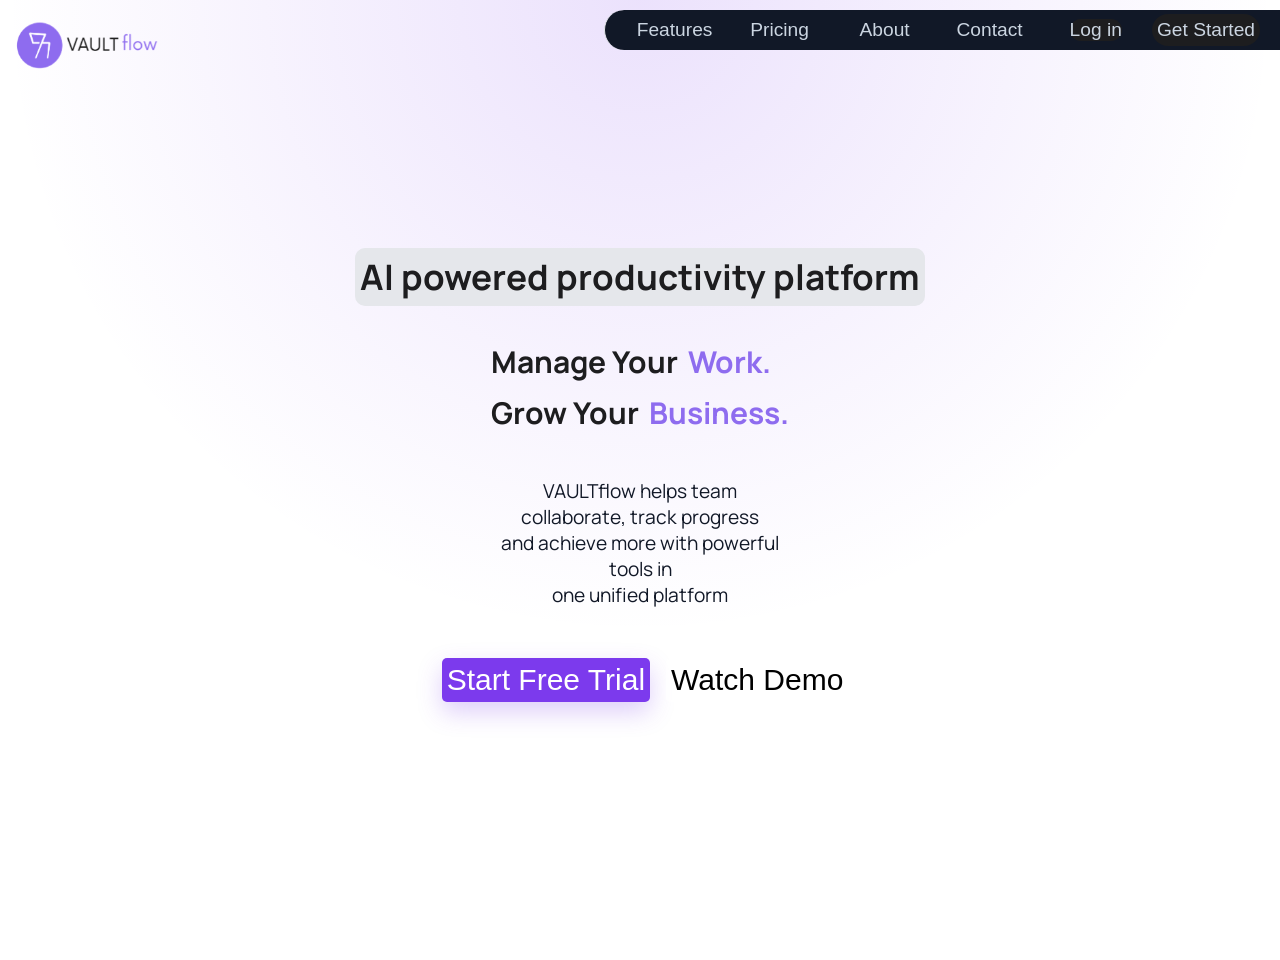
<file: index.html>
<!DOCTYPE html>
<html>

<head>
    <meta charset="UTF-8">
    <meta name="viewport" content="width=device-width, initial-scale=1">
    <title></title>
    <link rel="stylesheet" href="global.css">
    <link rel="stylesheet" href="style.css">
    <meta name="viewport" content="width=device-width, initial-scale=1.0">
</head>

<body>
    <header>
        <nav class="f_nav">
            <img class="logo" src="logo.png" alt="" />
            <img class="menu" src="menu.png" alt="" />
        </nav>
        <div class="container1">
            <div class="one">
                <button class="close" type="submit">x</button>
                <a href="features.html"><button class="section" type="submit">Features</button></a>
                <a href="pricing.html"><button class="section" type="submit">Pricing</button></a>
                <a href="about.html"><button class="section" type="submit">About</button></a>
                <a href="contact.html"><button class="section" type="submit">Contact</button></a>
            </div>
            <div class="three">
                <a href="dashboard.html"><button class="section" type="submit">Dashboard</button></a>
                <a href="analytics.html"><button class="section" type="submit">Analytics</button></a>
                <a href="billings.html"><button class="section" type="submit">Billings</button></a>
                <a href="projects.html"><button class="section" type="submit">Project</button></a>
                <a href="setting.html"><button class="section" type="submit">Settings</button></a>
            </div>
            <div class="two">
                <a href="login.html"><button class="login" type="submit">Log in</button></a>
                <button class="getstarted" type="submit">Get Started</button>
            </div>
        </div>
    </header>
    <section>
        <h3>AI powered productivity platform</h3>
        <div>
            <div class="s">
                <h1 class="o">Manage Your</h1>
                <h1 class="p">Work.</h1>
            </div>
            <div class="s">
                <h1 class="o">Grow Your</h1>
                <h1 class="p">Business.</h1>
            </div>
        </div>
        <div class="sub">
            <p>VAULTflow helps team collaborate, track progress</p>
            <p>and achieve more with powerful tools in </p>
            <p>one unified platform</p>
        </div>
        <div class="btn">
            <a href="login.html">
                <button class="trial" type="submit">Start Free Trial
                </button>
            </a>
            <button class="demo" type="submit">Watch Demo</button>
        </div>
    </section>
    <script src="script.js">
        script.js
    </script>
</body>

</html>
</file>
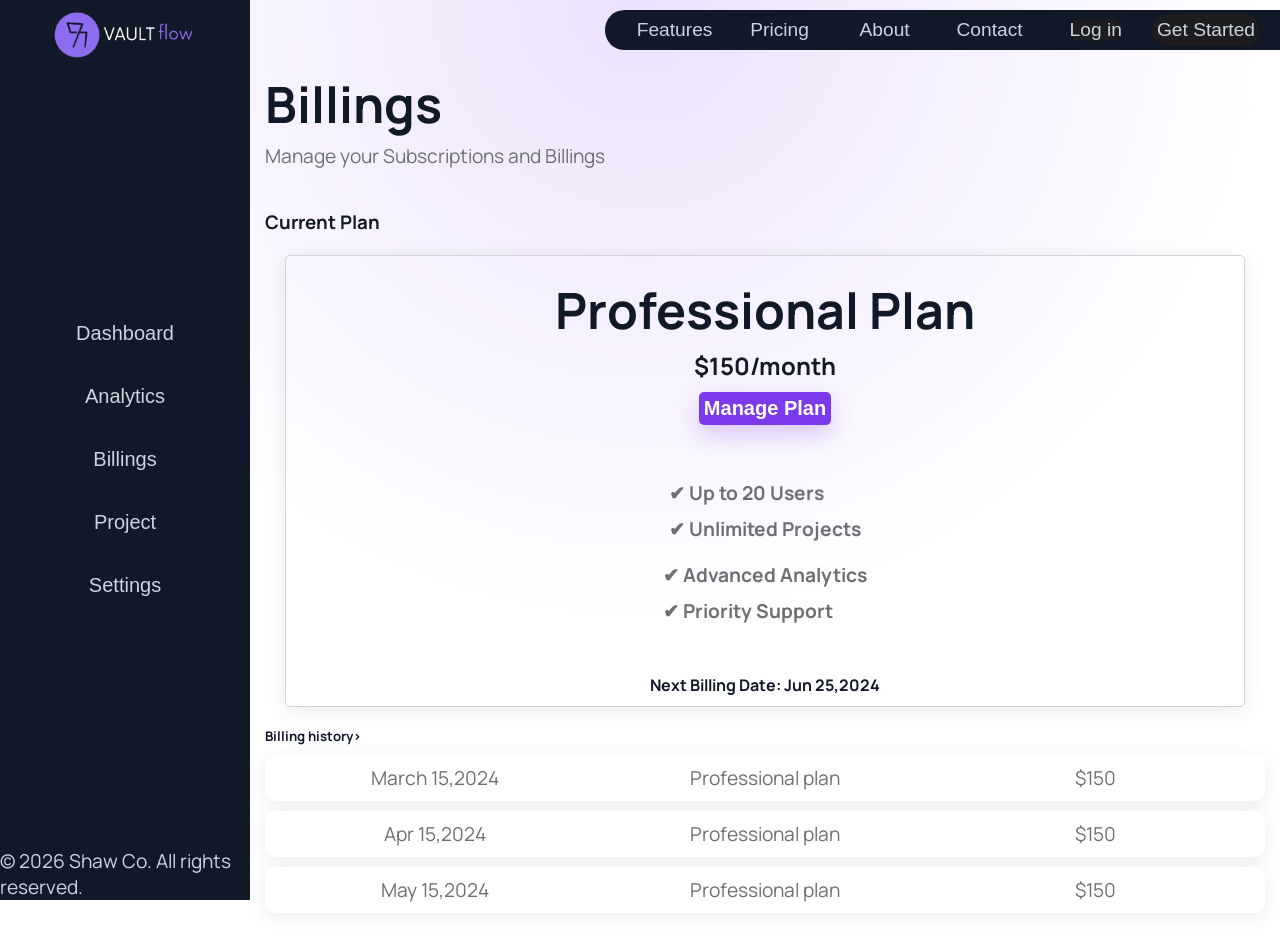
<file: billings.html>
<!DOCTYPE html>
<html>

<head>
    <meta charset="UTF-8">
    <meta name="viewport" content="width=device-width, initial-scale=1">
    <title></title>
    <link rel="stylesheet" href="global.css">
    <link rel="stylesheet" href="billings.css">
    <meta name="viewport" content="width=device-width, initial-scale=1.0">
</head>

<body>
    <header>
        <nav class="f_nav">
            <img class="logo" src="logo.png" alt="" />
            <img class="menu" src="menu.png" alt="" />
        </nav>
        <div class="container1">
            <div class="one">
                <button class="close" type="submit">x</button>
                <a href="features.html"><button class="section" type="submit">Features</button></a>
                <a href="pricing.html"><button class="section" type="submit">Pricing</button></a>
                <a href="about.html"><button class="section" type="submit">About</button></a>
                <a href="contact.html"><button class="section" type="submit">Contact</button></a>
            </div>
            <div class="three">
                <a href="dashboard.html"><button class="section" type="submit">Dashboard</button></a>
                <a href="analytics.html"><button class="section" type="submit">Analytics</button></a>
                <a href="billings.html"><button class="section" type="submit">Billings</button></a>
                <a href="projects.html"><button class="section" type="submit">Project</button></a>
                <a href="setting.html"><button class="section" type="submit">Settings</button></a>
            </div>
            <div class="two">
                <a href="login.html"><button class="login" type="submit">Log in</button></a>
                <button class="getstarted" type="submit">Get Started</button>
            </div>
        </div>
    </header>
    <main>
        <div class="four">
            <img class="logo" src="logo2.png" alt="">
            <div>
                <a href="dashboard.html"><button class="section" type="submit">Dashboard</button></a>
            <a href="analytics.html"><button class="section" type="submit">Analytics</button></a>
            <a href="billings.html"><button class="section" type="submit">Billings</button></a>
            <a href="projects.html"><button class="section" type="submit">Project</button></a>
            <a href="setting.html"><button class="section" type="submit">Settings</button></a>
            </div>
            <footer>
                © 2026 Shaw Co. All rights reserved.
            </footer>
        </div>
        <div class="w">
            <div>
            <h1>Billings</h1>
            <p>Manage your Subscriptions and Billings</p>
        </div>
        <div class="box1">
            <h3>Current Plan</h3>
            <div class="box2 box">
                <section class="I">
                    <div>
                        <h1>Professional Plan</h1>
                        <h2>$150/month</h2>
                    </div>
                    <button class="trial" type="submit">
                        <h2>Manage Plan</h2>
                    </button>
                </section>
                <section class="II">
                    <div>
                        <p><b>✔ Up to 20 Users</b></p>
                        <p><b>✔ Unlimited Projects</b></p>
                    </div>
                    <div>
                        <p><b>✔ Advanced Analytics</b></p>
                        <p><b>✔ Priority Support</b></p>
                        
                    </div>
                </section>
                <section>
                    <h4>Next Billing Date: Jun 25,2024</h4>
                </section>
            </div>
            <div class="box3">
                <h5>Billing history></h5>
                <div class="box">
                    <p>March 15,2024</p>
                    <p>Professional plan</p>
                    <p>$150</p>
                </div>
                <div class="box">
                    <p>Apr 15,2024</p>
                    <p>Professional plan</p>
                    <p>$150</p>
                </div>
                <div class="box">
                    <p>May 15,2024</p>
                    <p>Professional plan</p>
                    <p>$150</p>
                </div>
                
            </div>
        </div>
        </div>
        
    </main>
    <script src="billings.js">
        billings.js
    </script>
</body>

</html>
</file>
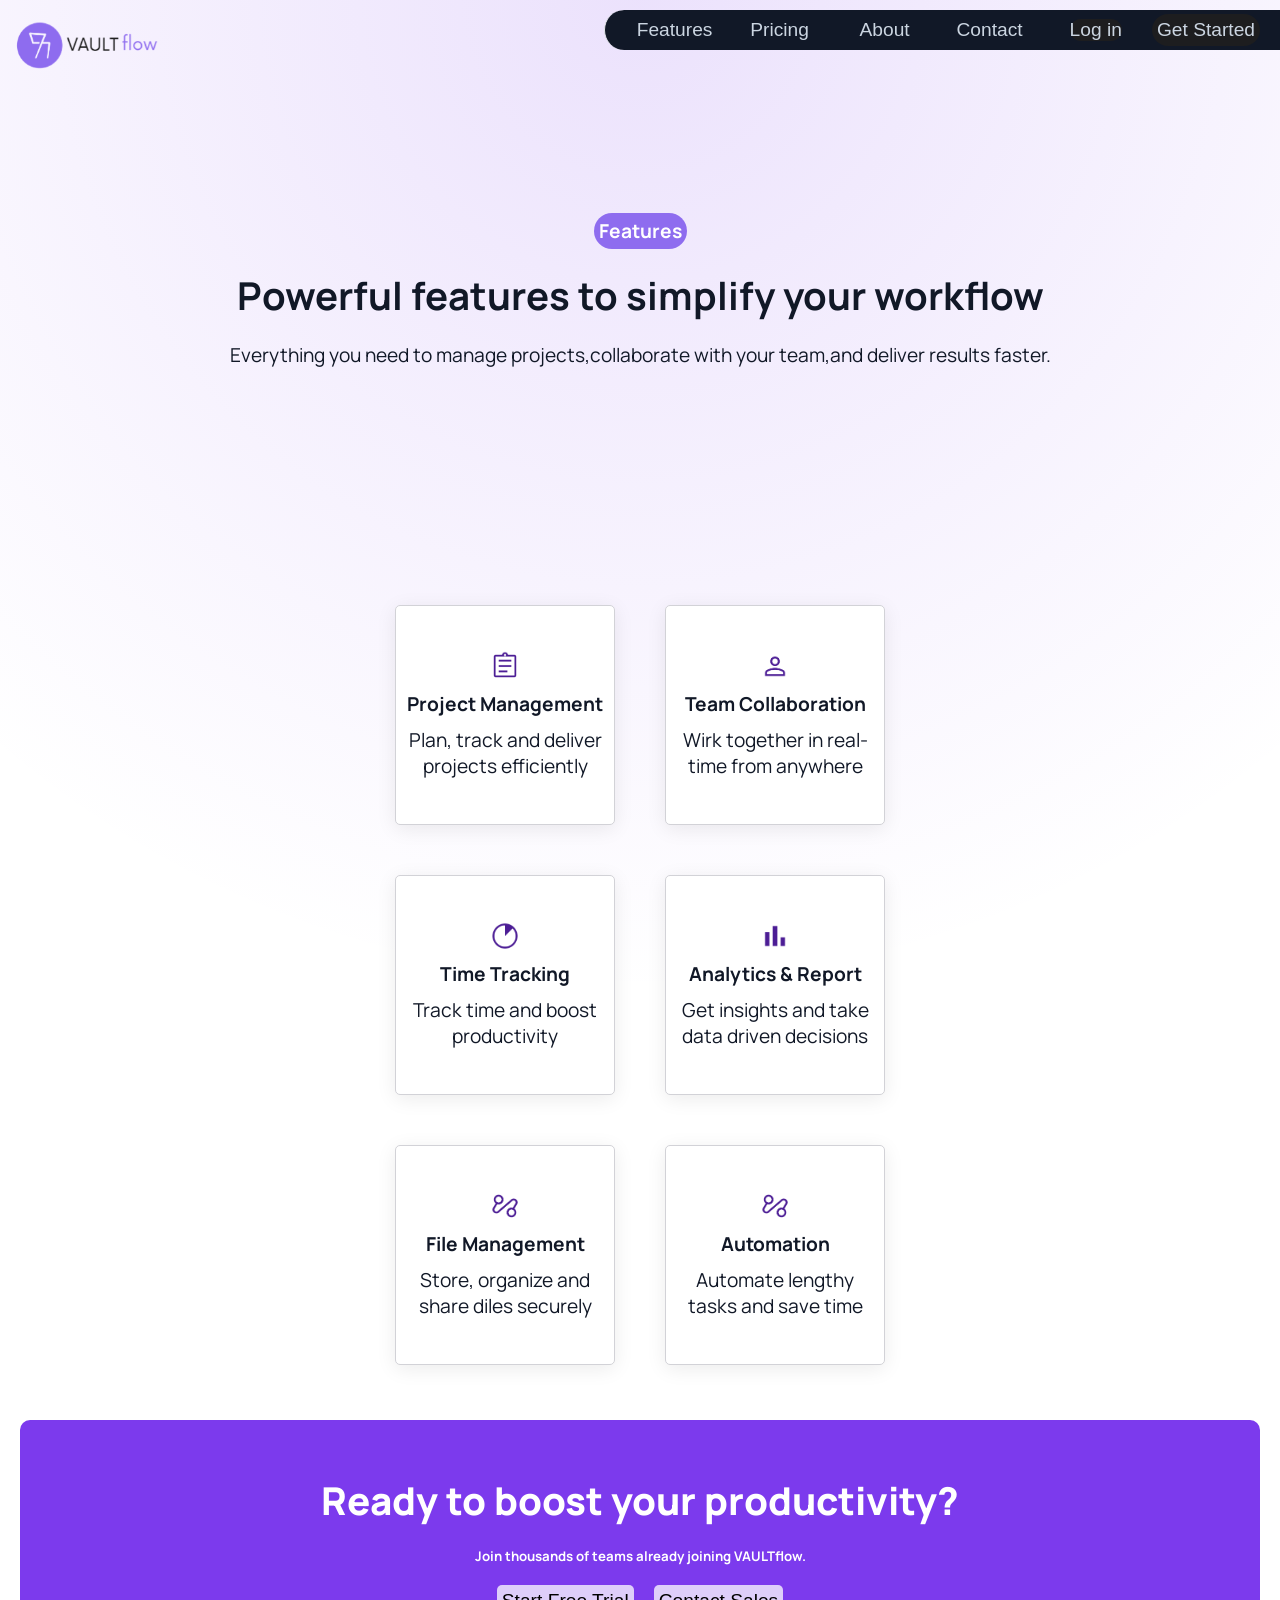
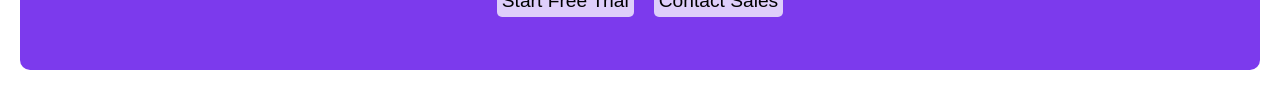
<file: features.html>
<!DOCTYPE html>
<html>

<head>
    <meta charset="UTF-8">
    <meta name="viewport" content="width=device-width, initial-scale=1">
    <title></title>
    <link rel="stylesheet" href="global.css">
    <link rel="stylesheet" href="features.css">
    <meta name="viewport" content="width=device-width, initial-scale=1.0">
</head>

<body>
    <header>
        <nav class="f_nav">
            <img class="logo" src="logo.png" alt="" />
            <img class="menu" src="menu.png" alt="" />
        </nav>
        <div class="container1">
            <div class="one">
                <button class="close" type="submit">x</button>
                <a href="features.html"><button class="section" type="submit">Features</button></a>
                <a href="pricing.html"><button class="section" type="submit">Pricing</button></a>
                <a href="about.html"><button class="section" type="submit">About</button></a>
                <a href="contact.html"><button class="section" type="submit">Contact</button></a>
            </div>
            <div class="three">
                <a href="dashboard.html"><button class="section" type="submit" style="background: rgba(124,58,237,0.16);">Dashboard</button></a>
                <a href="analytics.html"><button class="section" type="submit">Analytics</button></a>
                <a href="billings.html"><button class="section" type="submit">Billings</button></a>
                <a href="projects.html"><button class="section" type="submit">Project</button></a>
                <a href="setting.html"><button class="section" type="submit">Settings</button></a>
            </div>
            <div class="two">
                <a href="login.html"><button class="login" type="submit">Log in</button></a>
                <button class="getstarted" type="submit">Get Started</button>
            </div>
        </div>
    </header>
    <section class="I">
        <h3>Features</h3>
        <h1>Powerful features to simplify your workflow</h1>
        <p>Everything you need to manage projects,collaborate with your team,and deliver results faster.</p>
    </section>
    <main>
        <div class="container">
            <section class="II">
                <div class="box">
                    <img src="project.png" alt="" />
                    <h2>Project Management</h2>
                    <p>Plan, track and deliver projects efficiently</p>
                </div>
                <div class="box">
                    <img src="person.png" alt="" />
                    <h2>Team Collaboration</h2>
                    <p>Wirk together in real-time from anywhere</p>
                </div>
            </section>
            <section class="II">
                <div class="box">
                    <img src="clock.png" alt="" />
                    <h2>Time Tracking</h2>
                    <p>Track time and boost productivity</p>
                </div>
                <div class="box">
                    <img src="analytics.png" alt="" />
                    <h2>Analytics & Report</h2>
                    <p>Get insights and take data driven decisions</p>
                </div>
            </section>
            <section class="II">
                <div class="box">
                    <img src="automatiom.png" alt="" />
                    <h2>File Management</h2>
                    <p>Store, organize and share diles securely</p>
                </div>
                <div class="box">
                    <img src="automatiom.png" alt="" />
                    <h2>Automation</h2>
                    <p>Automate lengthy tasks and save time</p>
                </div>
            </section>
        </div>
        <div class="container_a">
            <h2>Ready to boost your productivity?</h2>
            <h5>Join thousands of teams already joining VAULTflow.</h5>
            <section>
                <a href="pricing.html"><button type="submit" class="demo">Start Free Trial</button></a>
                <a href="login.html"><button type="submit" class="demo">Contact Sales</button></a>
            </section>
        </div>
    </main>
    <script src="features.js">
        features.js
    </script>
</body>

</html>
</file>
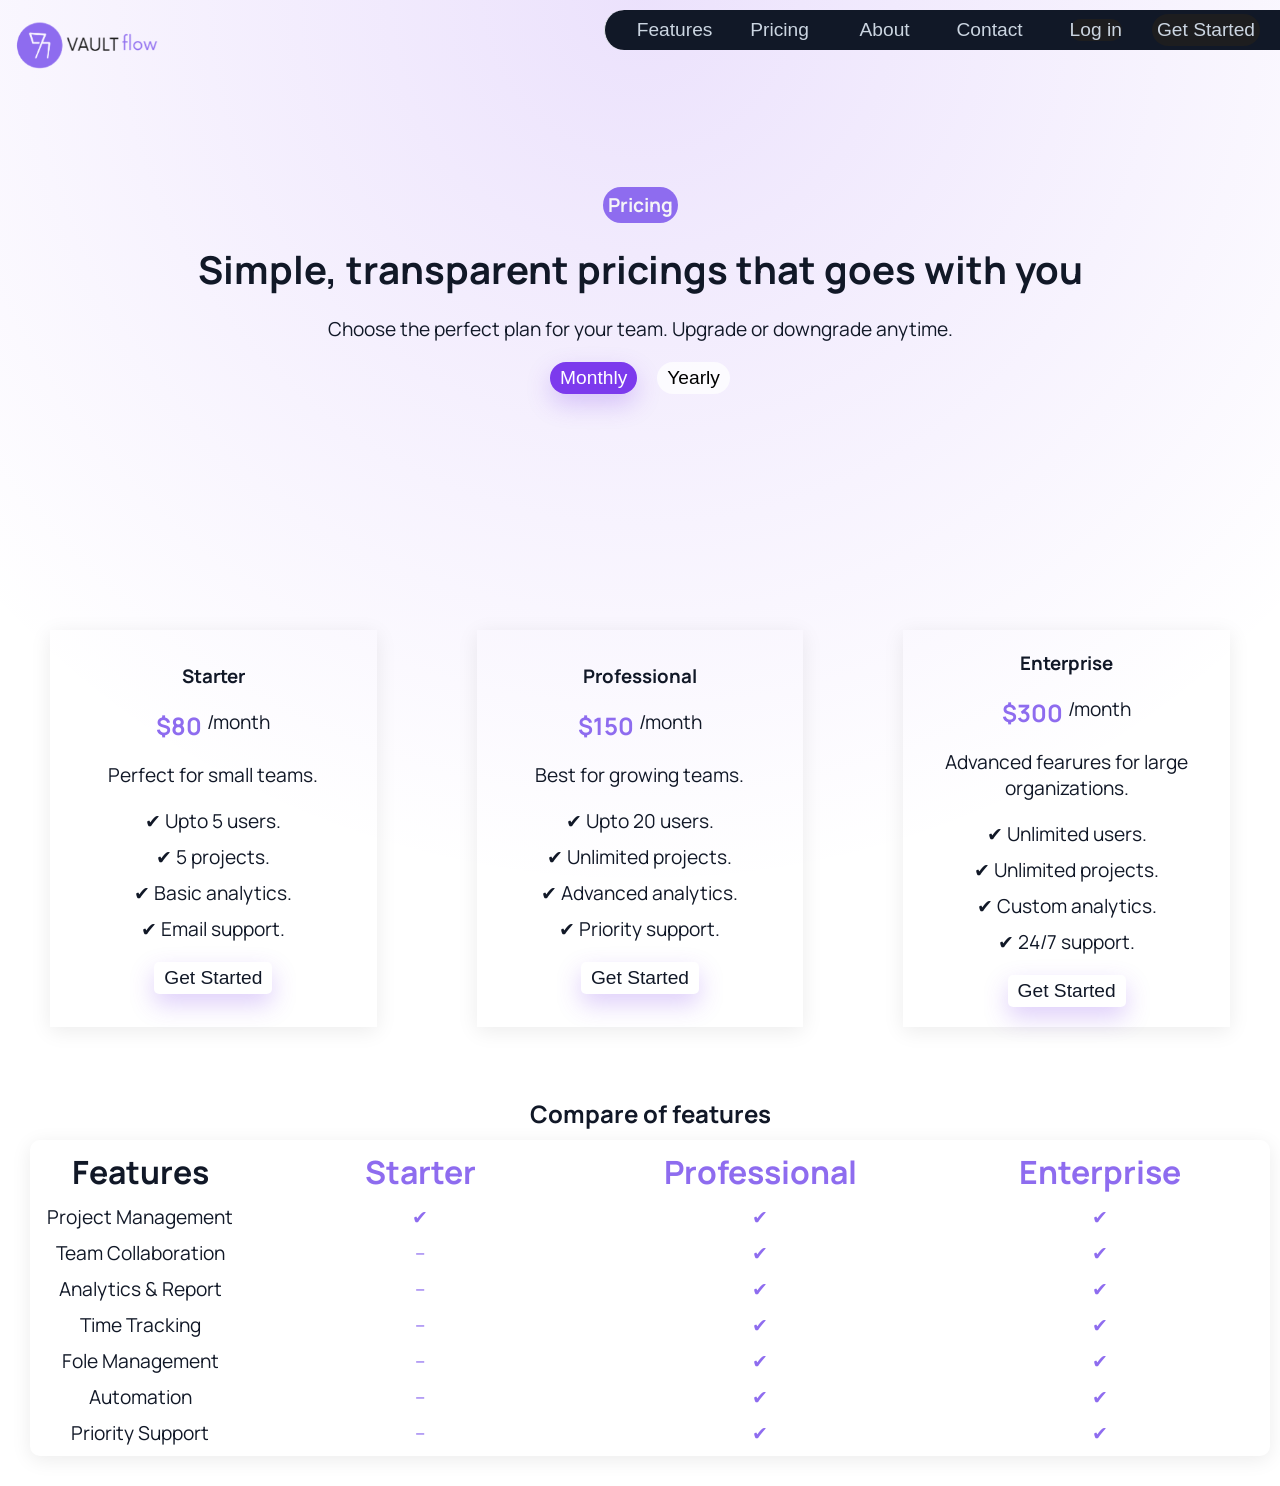
<file: pricing.html>
<!DOCTYPE html>
<html>

<head>
    <meta charset="UTF-8">
    <meta name="viewport" content="width=device-width, initial-scale=1">
    <title></title>
    <link rel="stylesheet" href="global.css">
    <link rel="stylesheet" href="pricing.css">
    <meta name="viewport" content="width=device-width, initial-scale=1.0">
</head>

<body>
    <header>
        <nav class="f_nav">
            <img class="logo" src="logo.png" alt="" />
            <img class="menu" src="menu.png" alt="" />
        </nav>
        <div class="container1">
            <div class="one">
                <button class="close" type="submit">x</button>
                <a href="features.html"><button class="section" type="submit">Features</button></a>
                <a href="pricing.html"><button class="section" type="submit">Pricing</button></a>
                <a href="about.html"><button class="section" type="submit">About</button></a>
                <a href="contact.html"><button class="section" type="submit">Contact</button></a>
            </div>
            <div class="three">
                <a href="dashboard.html"><button class="section" type="submit" style="background: rgba(124,58,237,0.16);">Dashboard</button></a>
                <a href="analytics.html"><button class="section" type="submit">Analytics</button></a>
                <a href="billings.html"><button class="section" type="submit">Billings</button></a>
                <a href="projects.html"><button class="section" type="submit">Project</button></a>
                <a href="setting.html"><button class="section" type="submit">Settings</button></a>
            </div>
            <div class="two">
                <a href="login.html"><button class="login" type="submit">Log in</button></a>
                <button class="getstarted" type="submit">Get Started</button>
            </div>
        </div>
    </header>
    <section class="I">
        <h3>Pricing</h3>
        <h1>Simple, transparent pricings that goes with you</h1>
        <p>Choose the perfect plan for your team. Upgrade or downgrade anytime.</p>
        <div>
            <button class="trial" type="submit">Monthly</button>
            <button class="demo" type="submit">Yearly</button>
        </div>
    </section>
    <main>
        <div class="container">
            <section class="box">
                <h3>Starter</h3>
                <div class="q">
                    <h1>$80</h1>
                    <p>/month</p>
                </div>
                <p>Perfect for small teams.</p>
                <div class="r">
                    <p>✔ Upto 5 users.</p>
                    <p>✔ 5 projects.</p>
                    <p>✔ Basic analytics.</p>
                    <p>✔ Email support.</p>
                </div>
                <button class="acc" type="submit">Get Started</button>
            </section>
            <section class="box">
                <h3>Professional</h3>
                <div class="q">
                    <h1>$150</h1>
                    <p>/month</p>
                </div>
                <p>Best for growing teams.</p>
                <div class="r">
                    <p>✔ Upto 20 users.</p>
                    <p>✔ Unlimited projects.</p>
                    <p>✔ Advanced analytics.</p>
                    <p>✔ Priority support.</p>
                </div>
                <button class="acc" type="submit">Get Started</button>
            </section>
            <section class="box">
                <h3>Enterprise</h3>
                <div class="q">
                    <h1>$300</h1>
                    <p>/month</p>
                </div>
                <p>Advanced fearures for large organizations.</p>
                <div class="r">
                    <p>✔ Unlimited users.</p>
                    <p>✔ Unlimited projects.</p>
                    <p>✔ Custom analytics.</p>
                    <p>✔ 24/7 support.</p>
                </div>
                <button class="acc" type="submit">Get Started</button>
            </section>
        </div>
        <div class="container_a">
            <h2>Compare of features</h2>
            <section class="box">
                <div>
                    <h3>Features</h3>
                    <p>Project Management</p>
                    <p>Team Collaboration</p>
                    <p>Analytics & Report</p>
                    <p>Time Tracking</p>
                    <p>Fole Management</p>
                    <p>Automation</p>
                    <p>Priority Support</p>
                </div>
                <div class="pur">
                    <h3>Starter</h3>
                    <p>✔</p>
                    <p>--</p>
                    <p>--</p>
                    <p>--</p>
                    <p>--</p>
                    <p>--</p>
                    <p>--</p>
                </div>
                <div class="pur">
                    <h3>Professional</h3>
                    <p>✔</p>
                    <p>✔</p>
                    <p>✔</p>
                    <p>✔</p>
                    <p>✔</p>
                    <p>✔</p>
                    <p>✔</p>
                </div>
                <div class="pur">
                    <h3>Enterprise</h3>
                    <p>✔</p>
                    <p>✔</p>
                    <p>✔</p>
                    <p>✔</p>
                    <p>✔</p>
                    <p>✔</p>
                    <p>✔</p>
                </div>
            </section>
        </div>
    </main>
    <script src="pricing.js">
        pricing.js
    </script>
</body>

</html>
</file>
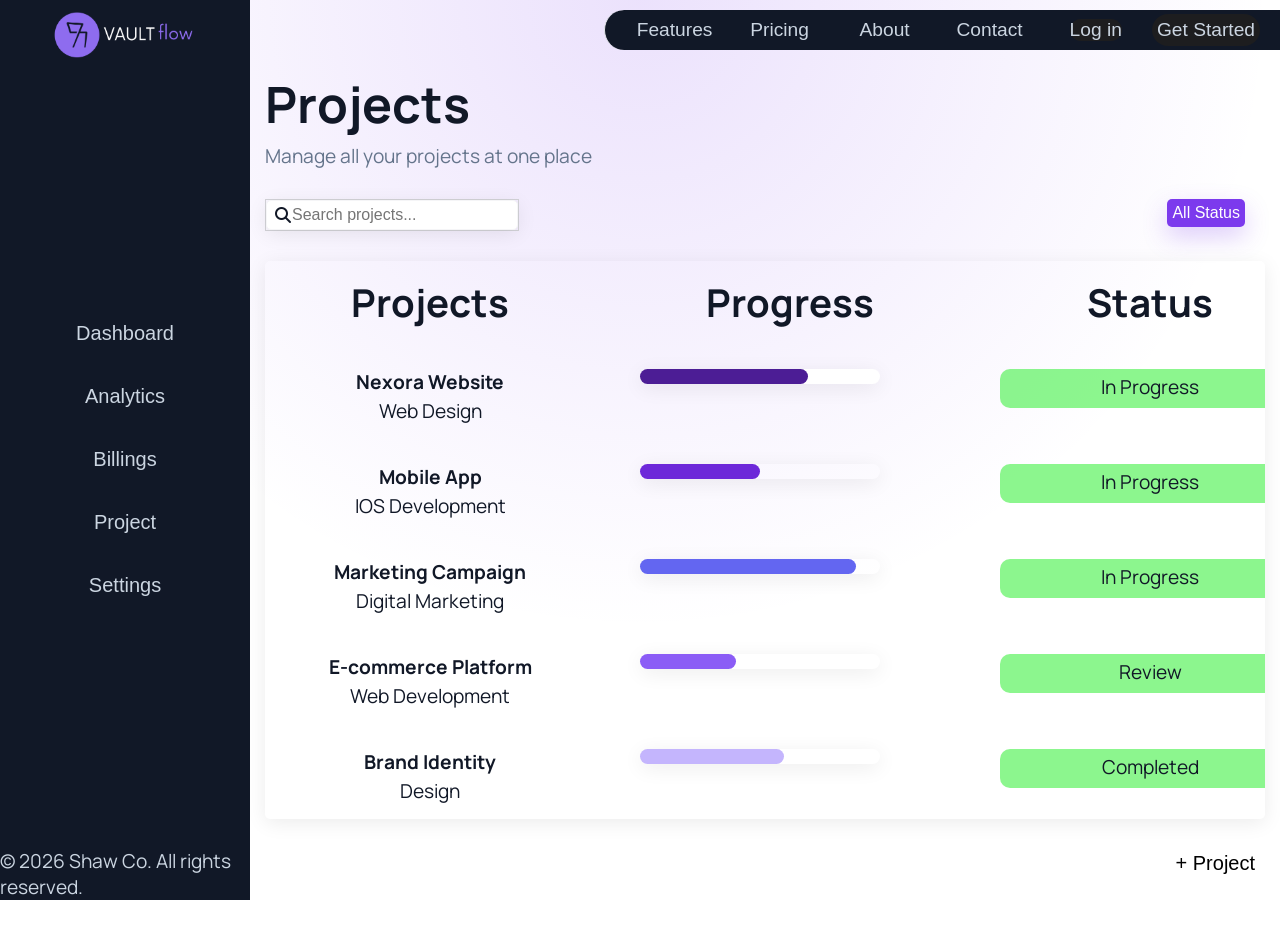
<file: projects.html>
<!DOCTYPE html>
<html>

<head>
    <meta charset="UTF-8">
    <meta name="viewport" content="width=device-width, initial-scale=1">
    <title></title>
    <link rel="stylesheet" href="global.css">
    <link rel="stylesheet" href="projects.css">
    <meta name="viewport" content="width=device-width, initial-scale=1.0">
    <link rel="stylesheet" href="https://cdnjs.cloudflare.com/ajax/libs/font-awesome/6.5.1/css/all.min.css">
</head>

<body>
    <header>
        <nav class="f_nav">
            <img class="logo" src="logo.png" alt="" />
            <img class="menu" src="menu.png" alt="" />
        </nav>
        <div class="container1">
            <div class="one">
                <button class="close" type="submit">x</button>
                <a href="features.html"><button class="section" type="submit">Features</button></a>
                <a href="pricing.html"><button class="section" type="submit">Pricing</button></a>
                <a href="about.html"><button class="section" type="submit">About</button></a>
                <a href="contact.html"><button class="section" type="submit">Contact</button></a>
            </div>
            <div class="three">
                <a href="dashboard.html"><button class="section" type="submit" style="background: rgba(124,58,237,0.16);">Dashboard</button></a>
                <a href="analytics.html"><button class="section" type="submit">Analytics</button></a>
                <a href="billings.html"><button class="section" type="submit">Billings</button></a>
                <a href="projects.html"><button class="section" type="submit">Project</button></a>
                <a href="setting.html"><button class="section" type="submit">Settings</button></a>
            </div>
            <div class="two">
                <a href="login.html"><button class="login" type="submit">Log in</button></a>
                <button class="getstarted" type="submit">Get Started</button>
            </div>
        </div>
    </header>
    <main>
       <div class="four">
            <img class="logo" src="logo2.png" alt="">
            <div>
                <a href="dashboard.html"><button class="section" type="submit">Dashboard</button></a>
            <a href="analytics.html"><button class="section" type="submit">Analytics</button></a>
            <a href="billings.html"><button class="section" type="submit">Billings</button></a>
            <a href="projects.html"><button class="section" type="submit">Project</button></a>
            <a href="setting.html"><button class="section" type="submit">Settings</button></a>
            </div>
            <footer>
                © 2026 Shaw Co. All rights reserved.
            </footer>
        </div>
        <div class="w">
            <section class="I">
                <div>
                    <h1>Projects</h1>
                    <p>Manage all your projects at one place</p>
                </div>
                <button type="submit" class="demo"> + Project </button>
            </section>
            <div class="prime">
                <section class="II">
                    <div>
                        <i class="fa-solid fa-magnifying-glass"></i>
                        <input type="text/submit/hidden/button/image" name="Search" id="Search" placeholder="Search projects..." />
                    </div>
                    <button type="submit" class="trial">All Status</button>
                </section>
                <section class="pro">
                    <div class="head">
                        <h3>Projects</h3>
                        <h3>Progress</h3>
                        <h3>Status</h3>
                        <h3>Team</h3>
                        <h3>Deadline</h3>
                    </div>
                    <div class="row1 box">
                        <div>
                            <div class="o"><b>Nexora Website</b>
                                <p>Web Design</p>
                            </div>
                        </div>
                        <div class="q1 q">
                            <p></p>
                        </div>
                        <div class="m">In Progress</div>
                        <div>Two</div>
                        <div>Jun 15,2024</div>
                    </div>
                    <div class="row2 box">
                        <div>
                            <div class="o"><b>Mobile App</b>
                                <p>IOS Development</p>
                            </div>
                        </div>
                        <div class="q2 q">
                            <p></p>
                        </div>
                        <div class="m">In Progress</div>
                        <div>Two</div>
                        <div>Jun 20,2024</div>
                    </div>
                    <div class="row3 box">
                        <div>
                            <div class="o"><b>Marketing Campaign</b>
                                <p>Digital Marketing</p>
                            </div>
                        </div>
                        <div class="q3 q">
                            <p></p>
                        </div>
                        <div class="m">In Progress</div>
                        <div>One</div>
                        <div>Jun 25,2024</div>
                    </div>
                    <div class="row4 box">
                        <div>
                            <div class="o"><b>E-commerce Platform</b>
                                <p>Web Development</p>
                            </div>
                        </div>
                        <div class="q4 q">
                            <p></p>
                        </div>
                        <div class="m">Review</div>
                        <div>Two</div>
                        <div>Jun 30,2024</div>
                    </div>
                    <div class="row5 box">
                        <div>
                            <div class="o"><b>Brand Identity</b>
                                <p>Design</p>
                            </div>
                        </div>
                        <div class="q5 q">
                            <p></p>
                        </div>
                        <div class="m">Completed</div>
                        <div>Two</div>
                        <div>May 20,2024</div>
                    </div>
                </section>
    </main>
    </div>
    <div class="container">
    </div>
    </div>
    <script src="projects.js">
        projects.js
    </script>
</body>

</html>
</file>
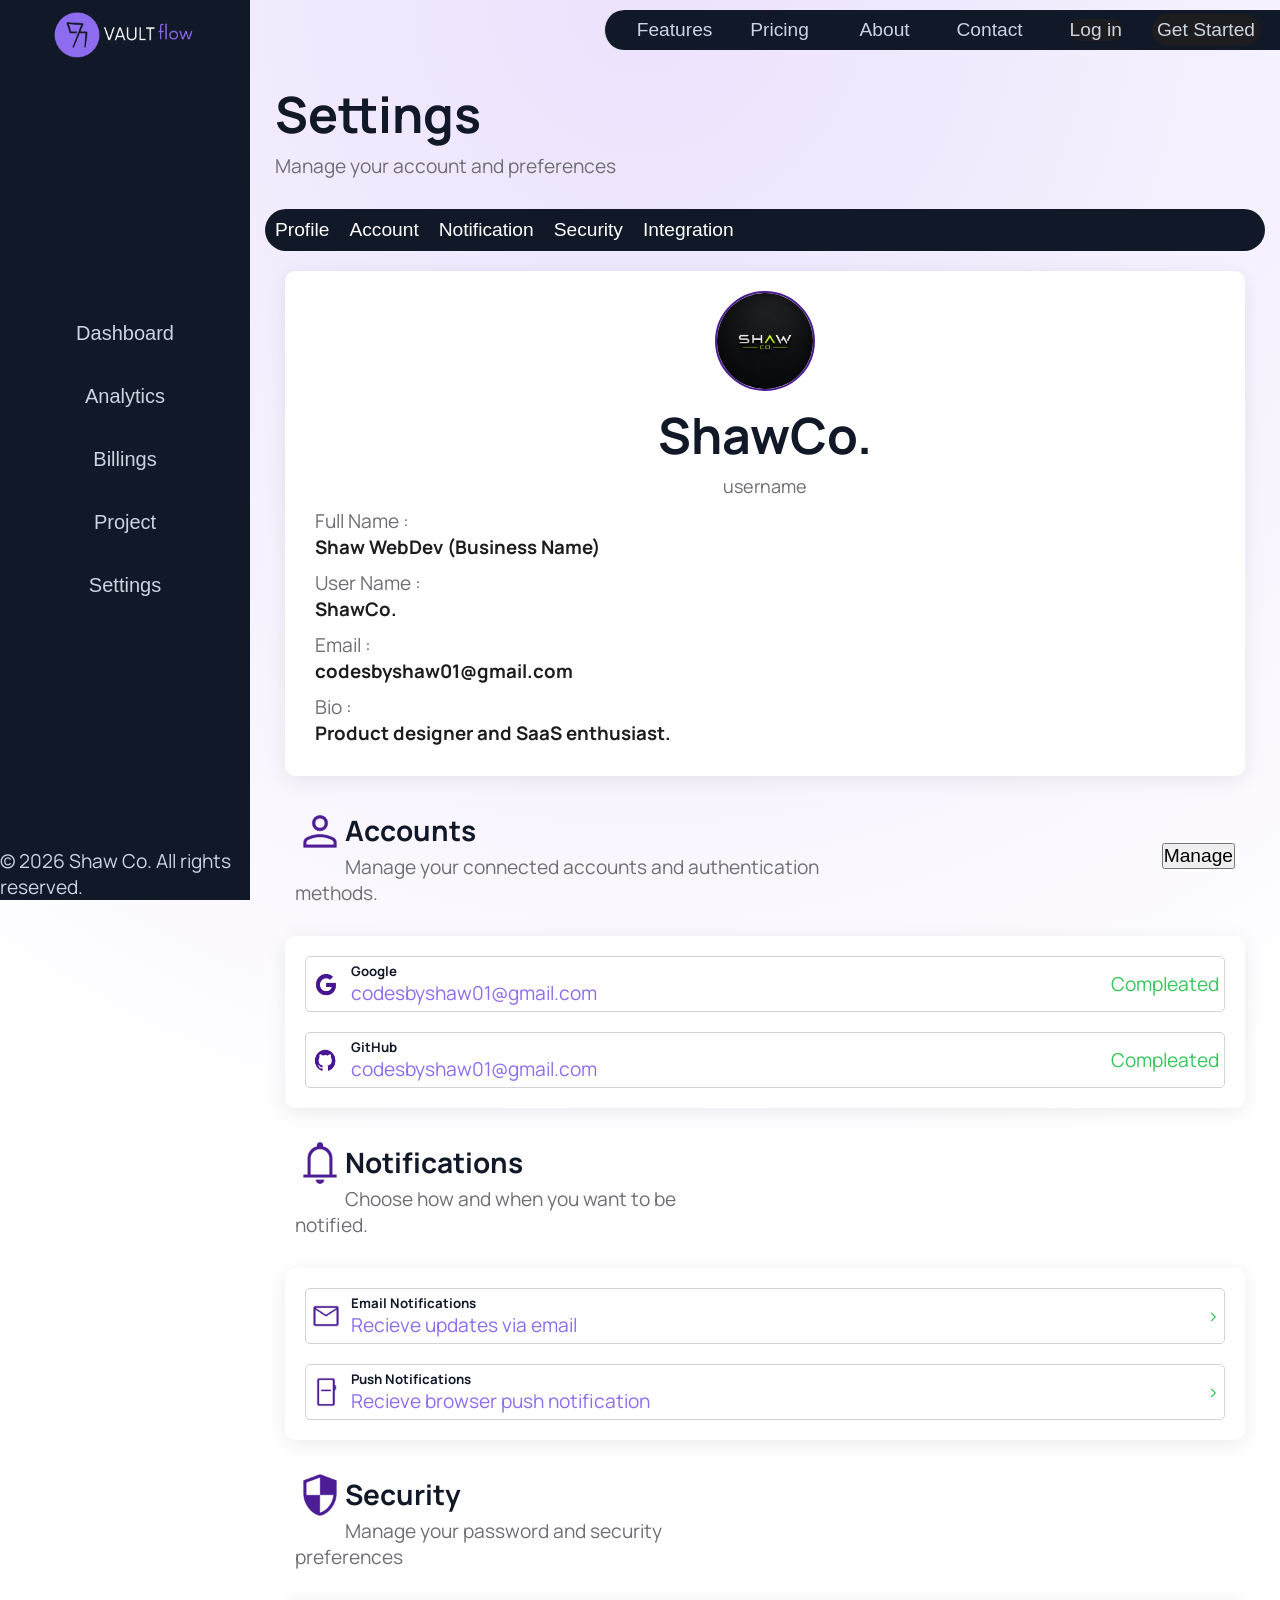
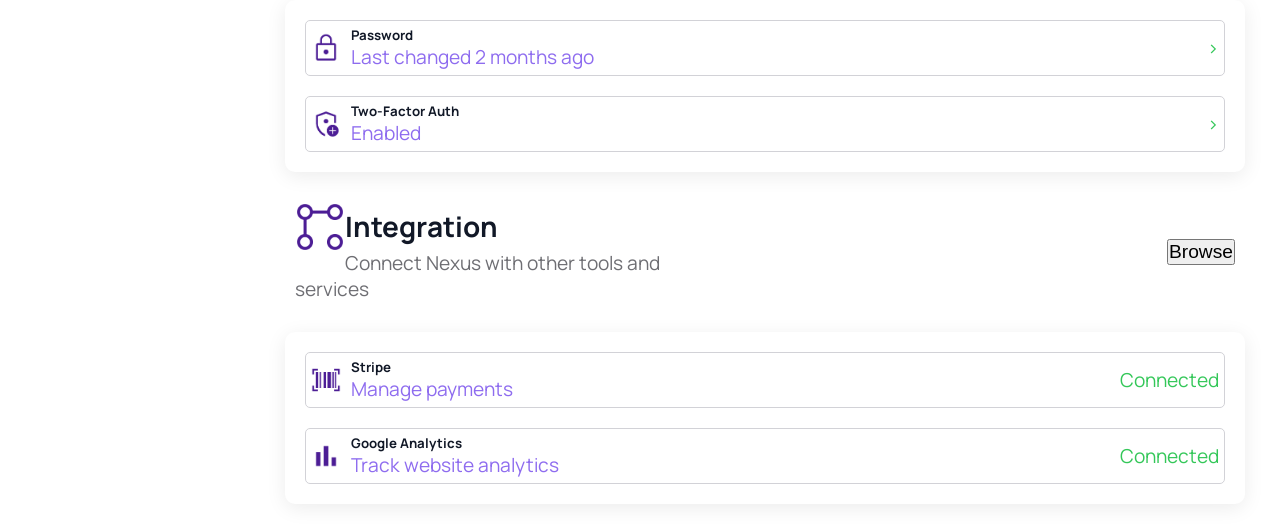
<file: setting.html>
<!DOCTYPE html>
<html>

<head>
    <meta charset="UTF-8">
    <meta name="viewport" content="width=device-width, initial-scale=1">
    <title></title>
    <link rel="stylesheet" href="global.css">
    <link rel="stylesheet" href="setting.css">
    <meta name="viewport" content="width=device-width, initial-scale=1.0">
</head>

<body>
    <header>
        <nav class="f_nav">
            <img class="logo" src="logo.png" alt="" />
            <img class="menu" src="menu.png" alt="" />
        </nav>
        <div class="container1">
            <div class="one">
                <button class="close" type="submit">x</button>
                <a href="features.html"><button class="section" type="submit">Features</button></a>
                <a href="pricing.html"><button class="section" type="submit">Pricing</button></a>
                <a href="about.html"><button class="section" type="submit">About</button></a>
                <a href="contact.html"><button class="section" type="submit">Contact</button></a>
            </div>
            <div class="three">
                <a href="dashboard.html"><button class="section" type="submit" style="background: rgba(124,58,237,0.16);">Dashboard</button></a>
                <a href="analytics.html"><button class="section" type="submit">Analytics</button></a>
                <a href="billings.html"><button class="section" type="submit">Billings</button></a>
                <a href="projects.html"><button class="section" type="submit">Project</button></a>
                <a href="setting.html"><button class="section" type="submit">Settings</button></a>
            </div>
            <div class="two">
                <a href="login.html"><button class="login" type="submit">Log in</button></a>
                <button class="getstarted" type="submit">Get Started</button>
            </div>
        </div>
    </header>
    <main>
        <div class="four">
            <img class="logo" src="logo2.png" alt="">
            <div>
                <a href="dashboard.html"><button class="section" type="submit">Dashboard</button></a>
            <a href="analytics.html"><button class="section" type="submit">Analytics</button></a>
            <a href="billings.html"><button class="section" type="submit">Billings</button></a>
            <a href="projects.html"><button class="section" type="submit">Project</button></a>
            <a href="setting.html"><button class="section" type="submit">Settings</button></a>
            </div>
            <footer>
                © 2026 Shaw Co. All rights reserved.
            </footer>
        </div>
        <div class="w">
            <section class="I">
                <h1>Settings</h1>
                <p>Manage your account and preferences</p>
            </section>
            <main class="second_main">
                <nav>
                    <button class="profile" type="submit">Profile</button>
                    <button class="account" type="submit">Account</button>
                    <button class="notification" type="submit">Notification</button>
                    <button class="security" type="submit">Security</button>
                    <button class="integration" type="submit">Integration</button>
                </nav>
                <div class="all">
                    <div class="contain box">
                        <section class="II">
                            <img src="shaw.png" alt="" />
                            <div>
                                <h1>ShawCo.</h1>
                                <p>username</p>
                            </div>
                        </section>
                        <section class="III">
                            <div>
                                <p>Full Name : </p>
                                <h3>Shaw WebDev (Business Name)</h3>
                            </div>
                            <div>
                                <p>User Name : </p>
                                <h3>ShawCo.</h3>
                            </div>
                            <div>
                                <p>Email : </p>
                                <h3>codesbyshaw01@gmail.com</h3>
                            </div>
                            <div>
                                <p>Bio : </p>
                                <h3>Product designer and SaaS enthusiast.</h3>
                            </div>
                        </section>
                    </div>
                    <section class="IV">
                        <div>
                            <span><img src="person.png" alt="" />
                                <h1>Accounts</h1>
                            </span>
                            <p>Manage your connected accounts and authentication methods.</p>
                        </div>
                        <button type="submit">Manage</button>
                    </section>
                    <section class="V box">
                        <div class="Va">
                            <div class="Vb">
                                <img src="google.png" alt="" />
                                <div>
                                    <h5>Google</h5>
                                    <p>codesbyshaw01@gmail.com</p>
                                </div>
                            </div>
                            <p>Compleated</p>
                        </div>
                        <div class="Va">
                            <div class="Vb">
                                <img src="github.png" alt="" />
                                <div>
                                    <h5>GitHub</h5>
                                    <p>codesbyshaw01@gmail.com</p>
                                </div>
                            </div>
                            <p>Compleated</p>
                        </div>
                    </section>
                    <section class="IV">
                        <div>
                            <span><img src="notification.png" alt="" />
                                <h1>Notifications</h1>
                            </span>
                            <p>Choose how and when you want to be notified.</p>
                        </div>
                    </section>
                    <section class="V box">
                        <div class="Va">
                            <div class="Vb">
                                <img src="mail.png" alt="" />
                                <div>
                                    <h5>Email Notifications</h5>
                                    <p>Recieve updates via email</p>
                                </div>
                            </div>
                            <p>></p>
                        </div>
                        <div class="Va">
                            <div class="Vb">
                                <img src="push.png" alt="" />
                                <div>
                                    <h5>Push Notifications</h5>
                                    <p>Recieve browser push notification</p>
                                </div>
                            </div>
                            <p>></p>
                        </div>
                    </section>
                    <section class="IV">
                        <div>
                            <span><img src="security.png" alt="" />
                                <h1>Security</h1>
                            </span>
                            <p>Manage your password and security preferences</p>
                        </div>
                    </section>
                    <section class="V box">
                        <div class="Va">
                            <div class="Vb">
                                <img src="lock.png" alt="" />
                                <div>
                                    <h5>Password</h5>
                                    <p>Last changed 2 months ago</p>
                                </div>
                            </div>
                            <p>></p>
                        </div>
                        <div class="Va">
                            <div class="Vb">
                                <img src="encript.png" alt="" />
                                <div>
                                    <h5>Two-Factor Auth</h5>
                                    <p>Enabled</p>
                                </div>
                            </div>
                            <p>></p>
                        </div>
                    </section>
                    <section class="IV">
                        <div>
                            <span><img src="integration.png" alt="" />
                                <h1>Integration</h1>
                            </span>
                            <p>Connect Nexus with other tools and services</p>
                        </div>
                        <button type="submit">Browse</button>
                    </section>
                    <section class="V box">
                        <div class="Va">
                            <div class="Vb">
                                <img src="barcode.png" alt="" />
                                <div>
                                    <h5>Stripe</h5>
                                    <p>Manage payments</p>
                                </div>
                            </div>
                            <p>Connected</p>
                        </div>
                        <div class="Va">
                            <div class="Vb">
                                <img src="analytics.png" alt="" />
                                <div>
                                    <h5>Google Analytics</h5>
                                    <p>Track website analytics</p>
                                </div>
                            </div>
                            <p>Connected</p>
                        </div>
                    </section>
                    
                </div>
            </main>
        </div>
    </main>
    <script src="setting.js">
        setting.js
    </script>
</body>

</html>
</file>
<file: global.css>
@import url('https://fonts.googleapis.com/css2?family=Acme&family=Anton&family=Bowlby+One+SC&family=Concert+One&family=Dancing+Script:wght@400..700&family=Delius&family=Fjalla+One&family=Inter:ital,opsz,wght@0,14..32,100..900;1,14..32,100..900&family=Lexend:wght@100..900&family=Lilita+One&family=Lobster&family=Lobster+Two:ital,wght@0,400;0,700;1,400;1,700&family=Manrope:wght@200..800&family=Rye&display=swap');

body {
    background:
        radial-gradient(circle at top,
            rgba(124, 58, 237, 0.15),
            transparent 55%);
    font-family: "Manrope", sans-serif;
    font-optical-sizing: auto;
    color: #111827;
    font-style: normal;
    position:relative;
}

* {
    margin: 0;
    padding: 0;
    box-sizing: border-box;
}

.f_nav {
    position: fixed;
    top: 0px;
    padding: 10px;
    
      display:flex;
    justify-content:space-between;
    align-items: center;
    width:100%;
}
header{
    z-index: 1000;
}
.menu {
    height: 30px;
}

.logo {
    height: 40px;
}

.container1 {
    display: none;
    flex-direction: column;
    position: fixed;
    top: 0;
    right: 0;
    height: 100vh;
    background: #111827;
    align-items: center;
    justify-content: space-between;
    transform: translateX(400px);
    transition: all 0.5s ease;
    border-left: 1px solid #E5E7EB;
     z-index:1000;
}

.one button {
    width: 150px;
    padding: 10px;
    border: none;
    background: none;
    color: #CBD5E1;
    font-size: clamp(15px, 1.5vw, 40px);
    border-radius: 25px;
}

.one {
    display: flex;
    flex-direction: column;
    gap: 10px;
}

.two {
    display: flex;
    flex-direction: column;
    gap: 10px;
    text-align: center;
    justify-content: center;
    align-items: center;
}

.three {
    display: flex;
    gap: 10px;
    flex-direction: column;
    text-align: center;
    justify-content: center;
    align-items: center;
}

.four {
    display: none;
}

.three button {
    width: 150px;
    padding: 10px;
    border: none;
    background: none;
    color: #CBD5E1;
    font-size: clamp(15px, 1.5vw, 40px);
    border-radius: 25px;
}

.close {
    font-weight: 900;
    font-size: clamp(18px, 1.5vw, 30px);
}

.close {
    display: flex;
    justify-content: flex-end;
    
}

.three div .close {
    display: none;
}

.getstarted {
    background-color: #1D1D1F;
    border: none;
    color: #CBD5E1;
    border-radius: 5px;
    padding: 5px;
    font-size: clamp(15px, 1.5vw, 25px);
    border-radius: 25px;
}

.login {
    background-color: #1D1D1F;
    color: #CBD5E1;
    border-radius: 5px;
    border: none;
    font-size: clamp(15px, 1.5vw, 25px);
    border-radius: 25px;
}

.container1 button {
    position: relative;
}

.container1 button::after {
    height: clamp(1px, 0.2vw, 3px);
    position: absolute;
    bottom: 0;
    left: 0;
    background: #F5F5F7;
    width: 0;
    content: "";
    transition: 0.3s ease;
}

.container1 button:hover::after {
    width: 100%;
    
}

@media (min-width:768px) {
nav .logo{
    display:none;
}
    .four .logo {
        height: 60px;
        padding:5px;
        margin:5px 0px;        
    }
    .menu {
        display: none;
    } 
    .container1 {
        flex-direction: row;
        display: flex;
        height: 30px;
        transform: translateX(0);
        padding: 20px;
        gap: 30px;
        border-top-left-radius: 25px;
        border-bottom-left-radius: 25px;
        top:10px;
    }
    
    .one {
        display: flex;
        flex-direction: row;
        gap: 5px;
    }
    
    .two {
        display: flex;
        flex-direction: row;
        gap: 30px;
    }
    
    
    .one .close {
        display: none;
    }
    
    .one button {
        width: 100px;
    }
    
    .four div {
        display: flex;
padding: 20px;        
        flex-direction: column;
        background: #111827;
        gap:20px;
        align-items: center;
    }
    
    .w {
        flex:1;
        margin-left:250px;
        min-height:100vh;
        min-width:0;
    }
    main{
        display:flex;
        
    }
    
    .four div button {
        width: 150px;
        padding: 10px;
        font-size: clamp(20px, 1.5vw, 40px);
        color: #CBD5E1;
        border: none;
        background:none;
    }
    .three{
        display:none;
    }
    .four{
        display:flex;
        flex-direction:column;
        justify-content:space-between;
        align-items:center;
        position:fixed;
        top:0px;
        left:0px;
        height: 100vh;
        z-index: 1000;
        background-color:#111827;
        width:250px;
    }
    .four footer{
        color:#CBD5E1;
        font-size: clamp(15px, 1.5vw, 40px);
    }
    
}

.box {
    transition: transform 0.3s ease;
}

.box:hover {
    transform: translateY(-4px);
    box-shadow: 0 16px 40px rgba(15, 23, 42, 0.08);
}

.trial {
    background-color: #7C3AED;
    color: #FFFFFF;
    transition: transform 0.3s ease;
    border: none;
    width: auto;
    box-shadow:
        0 10px 25px rgba(124, 58, 237, 0.25);
}

.trial:hover {
    background: #8B5CF6;
    transform: translateY(-2px);
}

.demo {
    background: rgba(255, 255, 255, 0.75);
    border: 1px solid rgba(15, 23, 42, 0.08);
    border: none;
    width: 100%;
    width: auto;
}

.acc {
    background: none;
    color: #111827;
    transition: transform 0.3s ease;
    border: none;
    box-shadow:
        0 10px 25px rgba(124, 58, 237, 0.25);
}

.acc:hover {
    background: #A78BFA;
    transform: translateY(-2px);
    color: #FFFFFF;
}

main .w {
    padding: 15px;
    display: flex;
    flex-direction: column;
    gap: 20px;
    margin-top: 50px;
    
}

main .w h1 {
    color: #111827;
    font-size: clamp(30px, 6vw, 50px);
    padding: 5px 0;
}
</file>
<file: style.css>
section h3 {
    background-color: #E5E7EB;
    width: auto;
    border-radius: 10px;
    display: flex;
    align-items: center;
    flex-direction: column;
    color: #1D1D1F;
    padding: 5px;
}

section {
    background: transparent;
    display: flex;
    flex-direction: column;
    text-align: center;
    height:100vh;
    justify-content: center;
    align-items: center;
    margin:30px 0;
    gap: 30px;
    font-size: clamp(16px, 4vw, 30px);

}

.three {
    display: none;
}

.o {
    color: #1D1D1F;
    margin: 5px 0;
}

.p {
    color: #8E6CEF;
    margin: 5px 0;
}

.s {
    display: flex;
    gap: 10px;
    font-size: clamp(20px, 1.5vw, 33px);
    font-weight: 900;
}

section .sub {
    width: 300px;
    margin: 10px 0;
    text-align: center;
    font-size: clamp(16px, 1.5vw, 20px);
}

.sub p {
    margin: 0;
}
section button {
    font-size: clamp(20px, 3vw, 30px);
    border: none;
    border-radius: 5px;
    padding: 5px;
}
section a {
    display: inline-block;
    border-radius: 5px;
    margin: 10px;
}
@media (min-width:768px){
    nav .logo{
    display:block;
        height: 60px;
        padding:5px;
        margin:5px 0px;     
    }
}
@mediac(min-width:1024px){
    nav .logo{
    display:block;
        height: 60px;
        padding:5px;
        margin:5px 0px;     
    }
}
</file>
<file: billings.css>
main .w p {
    color: #6E6E73;
    font-size: clamp(16px,1.5vw,30px);
}
main .w {
    padding: 15px;
    display: flex;
    flex-direction: column;
    gap: 40px;
    height: 100vh;
}
.I{
    display:flex;
    justify-content: space-between;
    align-items: center;
    padding:5px;
    flex-direction:column;
    gap:10px;
    text-align: center;
}
.I button{
    padding:5px;
    border:none;
    border-radius: 5px;
}
.II{
    display:flex;
    flex-direction:column;
    justify-content: center;
    padding:10px;
    align-items:center;
}
.II *{
    padding:5px;
}
.billing{
    background: rgba(124,58,237,0.16);
}
.box1 .box2{
    display:flex;
    justify-content: center;
    flex-direction: column;
    align-items: center;
    box-shadow: 0 4px 20px rgba(0, 0, 0, 0.08);
    gap:30px;
    margin:20px;
    padding:10px;
    border-radius: 5px;
    border:1px solid #D2D2D7;
}
.box3 div{
    display:grid;
    grid-template-columns: 1fr 1fr 1fr;
    text-align: center;
    gap:10px;
    margin:10px 0px;
    padding:10px;
    box-shadow: 0 4px 20px rgba(0, 0, 0, 0.08);
    background-color: #FFFFFF;
    border-radius: 10px;
}
</file>
<file: features.css>
.container {
    display: flex;
    flex-direction: column;
    gap: 50px;
    margin: 15px;
}

.I {
    display: flex;
    flex-direction: column;
    justify-content: center;
    align-items: center;
    text-align: center;
    padding: 5px;
    height: 60vh;
    gap: 20px;
    margin: 20px;
    padding: 20px;
}

.I h3 {
    background-color: #8E6CEF;
    color: #FFFFFF;
    padding: 5px;
    border-radius: 25px;
    font-size: clamp(15px, 1.5vw, 24px);
}

.I h1 {
    font-size: clamp(32px, 3vw, 48px)
}

p {
    font-size: clamp(15px, 1.5vw, 24px);
}

.box img {
    width: 30px;
}

.box h2 {
    font-size: clamp(16px, 1.5vw, 28px);
}

.box {
    display: flex;
    justify-content: center;
    align-items: center;
    flex-direction: column;
    text-align: center;
    gap: 10px;
    background-color: #FFFFFF;
    box-shadow: 0 4px 20px rgba(0, 0, 0, 0.08);
    border-radius: 5px;
    padding: 10px;
    width: 150px;
    height: 150px;
    border: 1px solid #D2D2D7;
}

.II {
    display: flex;
    flex-direction: row;
    gap: 50px;
    justify-content: center;
    align-items: center;
}

.container_a {
    display: flex;
    flex-direction: column;
    gap: 20px;
    text-align: center;
    background: #7C3AED;
    color: #FFFFFF;
    padding: 20px;
    justify-content: center;
    align-items: center;
    border-radius: 10px;
    height:200px;
}

.container_a section {
    display: flex;
    justify-content: center;
    align-items: center;
    gap: 20px;
}

.container_a button {
    padding: 5px;
    border-radius: 5px;
    border: none;
    font-size: clamp(18px, 1.5vw, 28px);
}

.container_a h2 {
    font-size: clamp(22px, 3vw, 45px);
    font-weight: 900;
}

main {
    margin: 10px;
    padding: 10px;
    display: flex;
    flex-direction: column;
    gap: 40px;
}

@media (min-width:768px) {
    .box{
        width:220px;
        height:220px;
    }
    .container_a{
        height:250px;
    }
    nav .logo{
        display:block;
        height: 60px;
        padding:5px;
        margin:5px 0px;     
    }
}
@media (min-width:1024px) {
    .box{
        width:220px;
        height:220px;
    }
    .container_a{
        height:250px;
    }
    nav .logo{
        display:block;
        height: 60px;
        padding:5px;
        margin:5px 0px;     
    }
}
</file>
<file: pricing.css>
.I {
    display: flex;
    flex-direction: column;
    justify-content: center;
    align-items: center;
    text-align: center;
    padding: 5px;
    height: 60vh;
    gap: 20px;
    margin: 20px;
    padding: 20px;
}

.I h3 {
    background-color: #8E6CEF;
    color: #F5F5F7;
    padding: 5px;
    border-radius: 25px;
    font-size: clamp(15px, 1.5vw, 24px);
}

.I h1 {
    font-size: clamp(32px, 3vw, 48px)
}

p {
    font-size: clamp(15px, 1.5vw, 24px);
}

.I div {
    display: flex;
    gap: 20px;
}

.I button {
    padding: 5px 10px;
    font-size: clamp(18px, 1.5vw, 28px);
    border-radius: 25px;
}

main .container section {
    text-align: center;
    display: flex;
    flex-direction: column;
    justify-content: center;
    align-items: center;
    gap: 20px;
    box-shadow: 0 4px 20px rgba(0, 0, 0, 0.08);
    margin: 50px;
    padding: 20px;
}

.container section h1 {
    color: #8E6CEF;
}

.q {
    display: flex;
    gap: 5px;
    position: flex-bottom;
}

.r {
    display: flex;
    flex-direction: column;
    gap: 10px;
}

main .container section button {
    padding: 5px 10px;
    font-size: clamp(18px, 1.5vw, 28px);
    border-radius: 5px;
}

.container_a section {
    display: grid;
    gap: 20px;
    grid-template-columns: 200px 1fr 1fr 1fr;
    text-align: center;
    overflow-x: auto;
    padding: 10px 10px 10px 10px;
    margin: 10px 10px 10px 10px;
    box-shadow: 0 4px 20px rgba(0, 0, 0, 0.08);
    border-radius: 10px;
}

.container_a section div {
    display: flex;
    flex-direction: column;
    gap: 10px
}

.container_a {
    margin: 10px 0px 10px 10px;
    padding: 10px 0px 10px 10px;
    text-align: center;
}

.container_a h3 {
    font-size: clamp(20px, 3vw, 32px);
}

.pur{
    color:#8E6CEF;
}
@media (min-width:768px){
    .container{
        display:grid;
        grid-template-columns: 1fr 1fr 1fr;
    }
    nav .logo{
    display:block;
        height: 60px;
        padding:5px;
        margin:5px 0px;     
    }
    main{
        display:flex;
        flex-direction:column;
        
    }
}

@media (min-width:1024px){
    .container{
        display:grid;
        grid-template-columns: 1fr 1fr 1fr;
    }
    nav .logo{
    display:block;
        height: 60px;
        padding:5px;
        margin:5px 0px;     
    }
    main{
        display:flex;
        flex-direction:column;
        
    }
}
</file>
<file: projects.css>
main .w {
    padding-left: 15px;
    display: flex;
    flex-direction: column;
    gap: 30px;
    height: 100vh;
}

.m {
    background-color: #00EC0673;
    border-radius: 10px;
    padding: 5px;
    text-align: center;
    height: 70%;
}
main .w .I p {
    color: #64748B;
    font-size: clamp(16px, 1.5vw, 30px);
}

main .w .I button {
    position: fixed;
    bottom: 20px;
    right: 20px;
    padding: 5px;
    border-radius: 5px;
    border: none;
    font-size: clamp(20px, 1.5vw, 25px);
}
main .w section input {
    padding: 5px 25px;
    font-size: 16px;
    
    top: 20px;
    left: 0px;
    border-radius: 5px;
    border: 1px solid #F5F5F7;
    box-shadow: 0 4px 20px rgba(0, 0, 0, 0.08);
    
}

main .w section i {
    position: absolute;
    top: 8px;
    left: 10px;
    z-index: 1000;
}
.priject{
    background: rgba(124,58,237,0.16);
}
.II {
    position: relative;
    display: flex;
    justify-content: space-between;
    align-items: center;
}

.II div {
    display: flex;
    justify-content: space-between;
    border:1px solid #D2D2D7;
}

.II button {
    z-index: 2000;
    position: absolute;
    top: 0px;
    right: 20px;
    font-size: 16px;
    padding: 5px;
    border: none;
    border-radius: 5px;
}

.pro {
    
    display: flex;
    flex-direction: column;
    gap: 30px;
    justify-content: center;
    padding: 10px;
    border-radius: 5px;
    overflow-x: auto;
    box-shadow: 0 4px 20px rgba(0, 0, 0, 0.08);
    
}

.row1,
.row2,
.row3,
.row4,
.row5,
.head {
    display: grid;
    grid-template-columns: 200px 200px 200px 200px 200px;
    padding: 5px;
    text-align: center;
    gap: 20px;
}

.row1,
.row2,
.row3,
.row4,
.row5,
.head p {
    font-size: clamp(16px, 1.5vw, 30px);
}

.o {
    display: flex;
    flex-direction: column;
    gap: 3px;
    text-align: center;
}

.prime {
    background:none;
    display: flex;
    flex-direction: column;
    gap: 30px;
}

.container {}

.q {
    height: 15px;
    width: 80%;
    border: #FFFFFF;
    box-shadow: 0 4px 20px rgba(0, 0, 0, 0.08);
    border-radius: 25px;
}

h3 {
    font-size: clamp(25px, 3vw, 40px);
}

.q1 {
    background-color: #FFFFFF;
}

.q1 p {
    width: 70%;
    height: 100%;
    background-color: #4C1D95;
    border-radius: 25px;
}

.q2 p {
    width: 50%;
    height: 100%;
    background-color: #6D28D9;
    border-radius: 25px;
}

.q3 p {
    width: 90%;
    height: 100%;
    background-color: #6366F1;
    border-radius: 25px;
}

.q4 p {
    width: 40%;
    height: 100%;
    background-color: #8B5CF6;
    border-radius: 25px;
}

.q5 p {
    width: 60%;
    height: 100%;
    background-color: #C4B5FD;
    border-radius: 25px;
}

@media (min-width:768px) {
    .logo {
        height: 60px;
    }
    
    nav img {
        height: 40px;
    }
    
    .row1,
    .row2,
    .row3,
    .row4,
    .row5,
    .head {
        grid-template-columns: 300px 300px 300px 300px 300px;
        gap:50px;
    }
}

@media (min-width:1024px) {
    .logo {
        height: 80px;
    }
    
    nav img {
        height: 60px;
    }
    
    .row1,
    .row2,
    .row3,
    .row4,
    .row5,
    .head {
        grid-template-columns: 300px 300px 300px 300px 300px;
        gap:60px;
    }
}
</file>
<file: setting.css>
.I h1 {
    color: #1D1D1F;
    font-size: clamp(30px, 6vw, 50px);
    padding: 5px 0;
}

p {
    color: #6E6E73;
    font-size: clamp(16px, 1.5vw, 30px);
}

.I {
    margin: 10px;
}
.second_main nav {
    display: flex;
    gap: 20px;
    background-color: #111827;
    padding: 10px;
    border-radius: 25px;
    z-index:0;
}

.second_main nav button {
    font-size: clamp(14px, 1.5vw, 30px);
    border: none;
    color: #FFFFFF;
    background: none;
    position: relative;
     z-index:0;
}

.second_main nav button::after {
    content: "";
    width: 0;
    height: 1px;
    background-color: #FFFFFF;
    transition: 0.3s ease;
    position: absolute;
    bottom: 0;
    left: 0;
}

.second_main nav button:hover::after {
    width: 100%;
}

.all {
    display: flex;
    flex-direction: column;
    margin: 20px 20px 10px 20px;
    justify-content: center;
    gap:20px;
}

.contain {
    border-radius: 10px;
    background: #FFFFFF;
    box-shadow: 0 4px 20px rgba(0, 0, 0, 0.08);
    width:100%;
    padding:20px;
}

.II img {
    width: 100px;
    border: 2px solid #4C1D95;
    border-radius: 100px;
}

.II {
    text-align: center;
    color: #4C1D95;
    
}

.II h1 {
    font-size: clamp(18px, 1.5vw, 30px);
}

.II p {
    font-size: clamp(12px, 1.5vw, 18px);
}

.III div {
    margin: 10px;
    color:#1D1D1F;
}
.IV div h1{
    font-size: clamp(22px,3vw,28px);
}
.IV div p{
    font-size: clamp(12px,1.5vw,22px);
}
.IV{
    display:flex;
    justify-content: space-between;
    margin:10px;
    align-items: center;
}
.IV img{
    width:50px;
    float:left;
}
.IV button{
    font-size: clamp(16px,1.5vw,24px);
}
.V{
    display:flex;
    flex-direction: column;
    gap:20px;
    padding:20px;
    border-radius: 10px;
    justify-content: center;
    background-color: #FFFFFF;
    box-shadow: 0 4px 20px rgba(0, 0, 0, 0.08);
}
.V .Va{
    display:flex;
    justify-content: space-between;
    align-items: center;
    padding:5px;
    border:1px solid #D2D2D7;
    border-radius: 5px;
}
.V img{
    width:30px;
    height:30px;
}
.V .Vb{
    display:flex;
    gap:10px;
    justify-content: center;
    align-items: center;
}
.Vb div p{
    color:#8E6CEF;
}
.Va p{
    color:#34C759;
}
.second_main{
    display:flex;
    flex-direction: column;
}
.setting{
    background: rgba(124,58,237,0.16);
}
</file>
